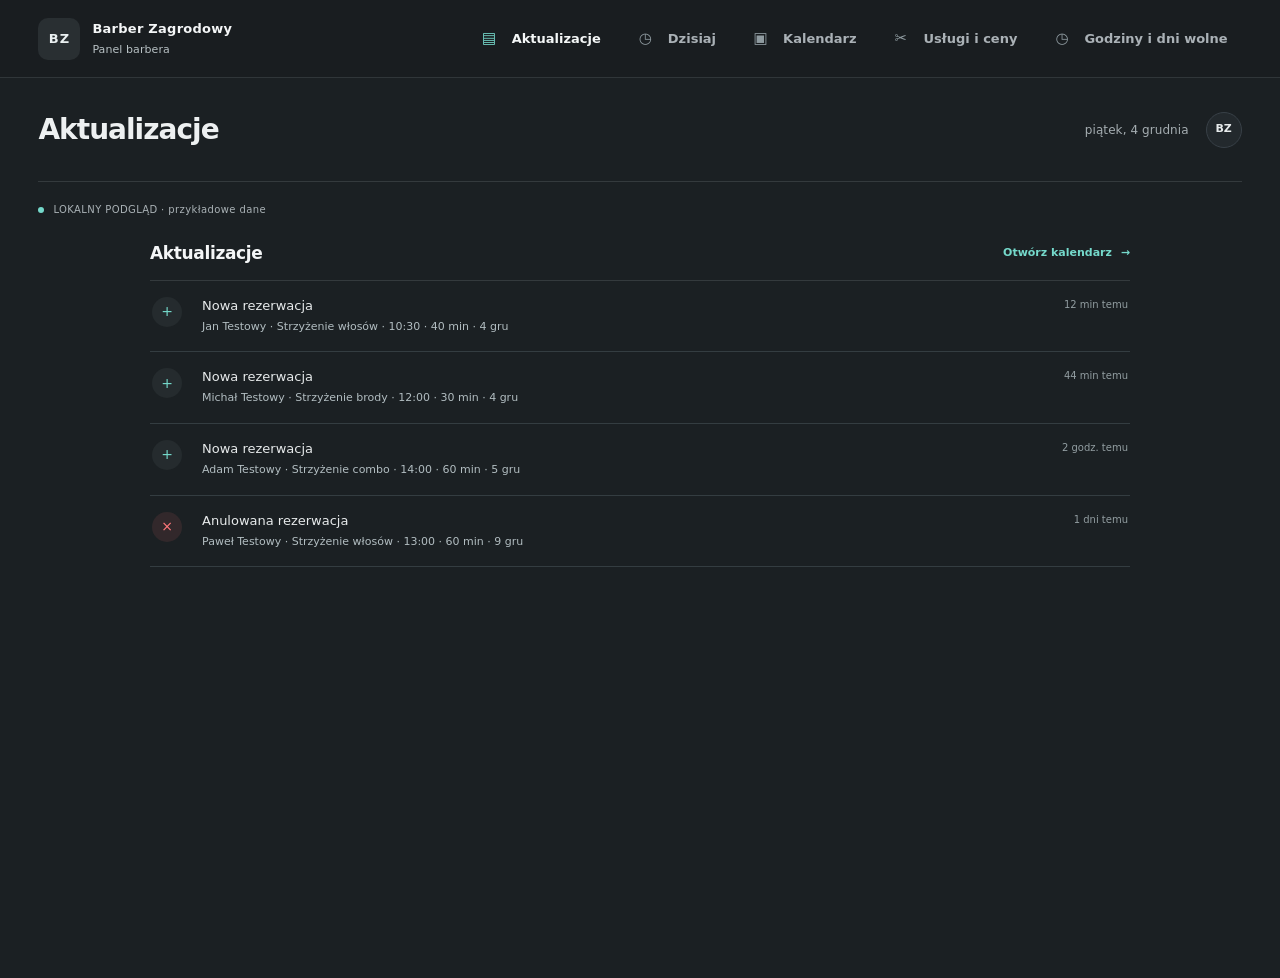
<file: admin/index.html>
<!doctype html>
<html lang="pl">
<head>
  <meta charset="utf-8">
  <meta name="viewport" content="width=device-width, initial-scale=1">
  <meta name="theme-color" content="#101214">
  <title>Panel barbera — Barber Zagrodowy</title>
  <link rel="stylesheet" href="panel.css?v=7">
  <script src="panel.js?v=6" defer></script>
</head>
<body>
  <div class="app-frame">
    <aside class="sidebar">
      <a class="brand" href="#pulpit" aria-label="Barber Zagrodowy — panel">
        <span class="brand-mark">BZ</span>
        <span><strong>Barber Zagrodowy</strong><small>Panel barbera</small></span>
      </a>
      <nav class="main-nav" aria-label="Nawigacja panelu">
        <button class="nav-link active" data-page="dashboard" aria-label="Aktualizacje"><span class="nav-symbol">▤</span><span class="nav-full">Aktualizacje</span><span class="nav-short">Aktual.</span></button>
        <button class="nav-link" data-page="today" aria-label="Dzisiaj"><span class="nav-symbol">◷</span><span class="nav-full">Dzisiaj</span><span class="nav-short">Dzisiaj</span></button>
        <button class="nav-link" data-page="calendar" aria-label="Kalendarz"><span class="nav-symbol">▣</span><span class="nav-full">Kalendarz</span><span class="nav-short">Kalendarz</span></button>
        <button class="nav-link" data-page="services" aria-label="Usługi i ceny"><span class="nav-symbol">✂</span><span class="nav-full">Usługi i ceny</span><span class="nav-short">Usługi</span></button>
        <button class="nav-link" data-page="hours" aria-label="Godziny i dni wolne"><span class="nav-symbol">◷</span><span class="nav-full">Godziny i dni wolne</span><span class="nav-short">Godziny</span></button>
      </nav>
      <div class="sidebar-bottom">
        <span class="local-indicator"></span>
        <span><strong>Wersja lokalna</strong><small>Dane zapisują się na tym urządzeniu</small></span>
      </div>
    </aside>

    <main class="main-area">
      <header class="topbar">
        <div>
          <p class="breadcrumbs">BARBER ZAGRODOWY <span>/</span> <span id="crumb-current">PULPIT</span></p>
          <h1 id="page-title">Aktualizacje</h1>
        </div>
        <div class="topbar-actions">
          <span class="today-label" id="today-label"></span>
          <button class="avatar-button" type="button" aria-label="Profil barbera">BZ</button>
        </div>
      </header>

      <div class="sample-notice"><span class="notice-dot"></span> LOKALNY PODGLĄD · przykładowe dane</div>

      <section class="page active" id="page-dashboard" data-title="Aktualizacje">
          <section class="panel activity-panel updates-only">
            <div class="panel-heading">
              <div><p class="eyebrow">OSTATNIE ZMIANY</p><h2>Aktualizacje</h2></div>
              <button class="text-button" data-open-calendar>Otwórz kalendarz <span>→</span></button>
            </div>
            <div class="activity-list" id="activity-list"></div>
          </section>
      </section>

      <section class="page" id="page-today" data-title="Dzisiaj">
        <section class="today-page-panel">
          <div class="today-page-heading"><h2 id="today-heading"></h2></div>
          <div class="today-lessons" id="today-lessons"></div>
        </section>
      </section>

      <section class="page" id="page-calendar" data-title="Kalendarz">
        <div class="calendar-toolbar panel">
          <button class="month-back" id="month-back" type="button" hidden aria-label="Wróć do widoku miesiąca"><span aria-hidden="true">‹</span><span id="month-back-label"></span></button>
          <div class="month-select">
            <button class="icon-button" id="month-prev" aria-label="Poprzedni miesiąc">‹</button>
            <div><h2 id="month-label"></h2></div>
            <button class="icon-button" id="month-next" aria-label="Następny miesiąc">›</button>
          </div>
        </div>

        <div class="calendar-layout">
          <section class="panel month-panel">
            <div class="month-grid-head"><span>Pn</span><span>Wt</span><span>Śr</span><span>Cz</span><span>Pt</span><span>So</span><span>Nd</span></div>
            <div class="month-grid" id="month-grid"></div>
          </section>

          <section class="panel agenda-panel" hidden>
            <div class="agenda-header">
              <div><p class="eyebrow">PLAN TYGODNIA</p><h2 id="selected-date-label"></h2></div>
              <div class="week-controls"><button class="icon-button small-button" id="week-prev" aria-label="Poprzedni tydzień">‹</button><button class="icon-button small-button" id="week-next" aria-label="Następny tydzień">›</button></div>
            </div>
            <div class="week-strip" id="week-strip"></div>
            <div class="agenda-summary"><span id="agenda-count">0 wydarzeń</span></div>
            <div class="day-events" id="day-events"></div>
          </section>
        </div>
        <button class="fab" id="add-event" type="button"><span>＋</span><span>Dodaj wydarzenie</span></button>
      </section>

      <section class="page" id="page-services" data-title="Usługi i ceny">
        <div class="page-intro"><div><p class="eyebrow">OFERTA SALONU</p><h2>Usługi i ceny</h2><p>Zmieniaj nazwy, ceny i czasy usług. Zmiany są zapisywane lokalnie.</p></div><button class="primary-button" id="add-service">＋ Dodaj usługę</button></div>
        <div class="panel table-panel"><div class="service-table-head"><span>Usługa</span><span>Cena</span><span>Czas</span><span>Status</span><span></span></div><div id="service-list" class="service-list"></div></div>
      </section>

      <section class="page" id="page-hours" data-title="Godziny i dni wolne">
        <div class="page-intro"><div><p class="eyebrow">DOSTĘPNOŚĆ SALONU</p><h2>Godziny i dni wolne</h2><p>Ustaw typowy tydzień pracy i dodaj jednorazowe dni zamknięcia.</p></div><button class="primary-button" id="add-day-off">＋ Dodaj dzień wolny</button></div>
        <section class="panel hours-panel"><div class="panel-heading"><div><p class="eyebrow">TYGODNIOWY PLAN</p><h2>Godziny otwarcia</h2></div><button class="text-button" id="save-hours">Zapisz zmiany</button></div><div id="hours-list" class="hours-list"></div></section>
        <section class="panel days-off-panel"><div class="panel-heading"><div><p class="eyebrow">WYJĄTKI</p><h2>Dni wolne</h2></div></div><div id="days-off-list" class="days-off-list"></div></section>
      </section>

    </main>
  </div>

  <dialog class="modal" id="event-modal" aria-labelledby="event-modal-title">
    <form method="dialog" class="modal-close-form"><button class="modal-close" aria-label="Zamknij">×</button></form>
    <p class="eyebrow">KALENDARZ</p><h2 id="event-modal-title">Dodaj wydarzenie</h2>
    <form id="event-form" class="modal-form">
      <label class="field-label">Rodzaj wpisu<select id="event-type"><option value="visit">Wizyta</option><option value="other">Inne wydarzenie</option></select></label>
      <div id="visit-fields"><label class="field-label">Imię i nazwisko<input id="event-name" maxlength="90" placeholder="np. Jan Kowalski" required></label><label class="field-label">Usługa<select id="event-service"></select></label></div>
      <div id="other-fields" hidden><label class="field-label">Tytuł wydarzenia<input id="event-title" maxlength="90" placeholder="np. Dzień wolny"></label></div>
      <label class="field-label">Data<input id="event-date" type="date" required></label>
      <div class="time-fields"><div><span class="field-caption">Od</span><div class="time-wheel" data-wheel="event-start"></div><input id="event-start" type="hidden"></div><div class="time-separator">—</div><div><span class="field-caption">Do</span><div class="time-wheel" data-wheel="event-end"></div><input id="event-end" type="hidden"></div></div>
      <p class="form-error" id="event-error" role="alert"></p>
      <button class="primary-button full-button" type="submit">Dodaj do kalendarza</button>
    </form>
  </dialog>

  <dialog class="modal detail-modal" id="detail-modal" aria-labelledby="detail-title">
    <form method="dialog" class="modal-close-form"><button class="modal-close" aria-label="Zamknij">×</button></form>
    <p class="eyebrow" id="detail-type-label">SZCZEGÓŁY</p><h2 id="detail-title"></h2><div id="detail-body" class="detail-body"></div>
    <div class="detail-actions" id="detail-actions"></div>
    <form id="reschedule-form" class="reschedule-form" hidden>
      <label class="field-label">Nowa data<input id="reschedule-date" type="date" required></label>
      <div class="time-fields"><div><span class="field-caption">Od</span><div class="time-wheel" data-wheel="reschedule-start"></div><input id="reschedule-start" type="hidden"></div><div class="time-separator">—</div><div><span class="field-caption">Do</span><div class="time-wheel" data-wheel="reschedule-end"></div><input id="reschedule-end" type="hidden"></div></div>
      <p class="form-error" id="reschedule-error" role="alert"></p><button class="primary-button full-button" type="submit">Zapisz nowy termin</button>
    </form>
  </dialog>

  <dialog class="modal" id="dayoff-modal" aria-labelledby="dayoff-title">
    <form method="dialog" class="modal-close-form"><button class="modal-close" aria-label="Zamknij">×</button></form>
    <p class="eyebrow">DOSTĘPNOŚĆ</p><h2 id="dayoff-title">Dodaj dzień wolny</h2>
    <form id="dayoff-form" class="modal-form"><label class="field-label">Data<input type="date" id="dayoff-date" required></label><label class="field-label">Opis<input id="dayoff-note" maxlength="80" placeholder="np. Urlop"></label><button class="primary-button full-button" type="submit">Zapisz dzień wolny</button></form>
  </dialog>

  <dialog class="modal" id="service-modal" aria-labelledby="service-modal-title">
    <form method="dialog" class="modal-close-form"><button class="modal-close" aria-label="Zamknij">×</button></form>
    <p class="eyebrow">OFERTA</p><h2 id="service-modal-title">Dodaj usługę</h2>
    <form id="service-form" class="modal-form"><label class="field-label">Nazwa<input id="new-service-name" required maxlength="80"></label><div class="inline-fields"><label class="field-label">Cena (zł)<input id="new-service-price" type="number" min="0" step="1" required></label><label class="field-label">Czas (min)<input id="new-service-duration" type="number" min="0" step="5" required></label></div><button class="primary-button full-button" type="submit">Dodaj usługę</button></form>
  </dialog>

  <div class="toast" id="toast" role="status" aria-live="polite"></div>
</body>
</html>
</file>
<file: admin/panel.css>
:root{color-scheme:dark;--bg:#0d0f11;--panel:#16191c;--panel-2:#1c2024;--panel-3:#24292e;--border:#2a3035;--text:#f0f2f3;--muted:#9ba3a9;--dim:#737c82;--accent:#68d5c5;--accent-soft:rgba(104,213,197,.13);--red:#ff777a;--amber:#e5b86a;--radius:16px;--shadow:0 18px 48px rgba(0,0,0,.32)}
*{box-sizing:border-box}
html,body{min-height:100%;margin:0;background:var(--bg);color:var(--text);font-family:'DM Sans',Inter,system-ui,-apple-system,'Segoe UI',sans-serif}
body{min-width:320px;font-size:14px;-webkit-font-smoothing:antialiased}
button,input,select,textarea{font:inherit}
button{color:inherit}
button:focus-visible,input:focus-visible,select:focus-visible,textarea:focus-visible{outline:2px solid var(--accent);outline-offset:2px}
.app-frame{min-height:100vh}
.sidebar{position:fixed;inset:0 auto 0 0;width:248px;padding:24px 16px 18px;background:#111315;border-right:1px solid #24282c;display:flex;flex-direction:column;z-index:5}
.brand{display:flex;align-items:center;gap:12px;padding:2px 9px 30px;color:var(--text);text-decoration:none}
.brand-mark{width:42px;height:42px;border-radius:12px;display:grid;place-items:center;background:#252a2e;border:1px solid #394147;color:#eaf0f1;font-size:13px;font-weight:700;letter-spacing:.07em}
.brand strong,.brand small,.sidebar-bottom strong,.sidebar-bottom small{display:block}
.brand strong{font-size:13px;letter-spacing:.02em}.brand small{margin-top:4px;color:var(--muted);font-size:11px}
.main-nav{display:grid;gap:5px}
.nav-link{height:44px;padding:0 12px;border:1px solid transparent;border-radius:10px;background:transparent;color:#aab1b6;display:flex;align-items:center;gap:12px;text-align:left;cursor:pointer;transition:background .16s,color .16s,border-color .16s}
.nav-link:hover{background:#1d2124;color:var(--text)}
.nav-link.active{color:#f4f7f7;background:#202629;border-color:#2c3739}
.nav-symbol{width:21px;color:#8f9ba0;font-size:17px;text-align:center}.nav-link.active .nav-symbol{color:var(--accent)}
.sidebar-bottom{margin-top:auto;border-top:1px solid #282c2f;padding:17px 8px 0;display:flex;align-items:flex-start;gap:10px}
.local-indicator,.notice-dot{width:8px;height:8px;border-radius:50%;background:var(--accent);box-shadow:0 0 0 4px rgba(104,213,197,.1);flex:none;margin-top:4px}
.sidebar-bottom strong{font-size:11px;font-weight:600}.sidebar-bottom small{color:var(--muted);font-size:10px;margin-top:4px;line-height:1.45}
.main-area{margin-left:248px;min-height:100vh;padding:0 42px 56px;max-width:1760px}
.topbar{min-height:104px;display:flex;align-items:center;justify-content:space-between;border-bottom:1px solid #22272a;margin-bottom:20px}
.breadcrumbs{margin:0 0 6px;color:#7f898e;font-size:9px;letter-spacing:.12em;font-weight:700}.breadcrumbs span{padding:0 5px;color:#485157}
.topbar h1{margin:0;font-size:25px;line-height:1.2;letter-spacing:-.04em;font-weight:600}
.topbar-actions{display:flex;align-items:center;gap:17px}.today-label{color:#a5adb1;font-size:12px}
.avatar-button{width:36px;height:36px;border:1px solid #384047;border-radius:50%;background:#23292d;color:#e7ebec;font-size:11px;font-weight:700}
.sample-notice{min-height:34px;padding:8px 12px;margin-bottom:21px;border:1px solid #33302a;border-radius:9px;background:#211e18;color:#cabd9f;font-size:11px;display:flex;align-items:center;gap:9px}
.notice-dot{width:6px;height:6px;margin:0;background:var(--amber);box-shadow:none}
.page{display:none;animation:page-in .2s ease-out}.page.active{display:block}@keyframes page-in{from{opacity:.65;transform:translateY(3px)}to{opacity:1;transform:translateY(0)}}
.stats-grid{display:grid;grid-template-columns:repeat(4,minmax(0,1fr));gap:13px;margin-bottom:18px}
.stat-card,.panel{border:1px solid var(--border);border-radius:var(--radius);background:var(--panel)}
.stat-card{padding:17px 18px;min-height:119px;display:flex;flex-direction:column;align-items:flex-start}
.stat-label{color:var(--muted);font-size:11px}.stat-card strong{margin-top:11px;font-size:26px;line-height:1;font-weight:600;letter-spacing:-.045em}.stat-card .stat-time{font-size:22px}.stat-card small{margin-top:8px;color:var(--dim);font-size:10px}
.dashboard-grid{display:grid;grid-template-columns:minmax(0,1.65fr) minmax(260px,.85fr);gap:15px;align-items:start}
.panel{padding:19px}
.panel-heading,.agenda-header{display:flex;align-items:center;justify-content:space-between;gap:14px}
.eyebrow{margin:0 0 6px;color:#7f898e;font-size:9px;line-height:1.2;font-weight:700;letter-spacing:.12em}
.panel h2,.page-intro h2,.agenda-header h2,.month-select h2{margin:0;color:var(--text);font-size:17px;font-weight:600;letter-spacing:-.025em}
.text-button{padding:6px 0;border:0;background:none;color:var(--accent);font-size:11px;font-weight:600;cursor:pointer}.text-button:hover{color:#a0eee2}.text-button span{margin-left:5px}
.icon-button{width:34px;height:34px;border:1px solid #343b40;border-radius:10px;background:#202529;color:#d5dcde;font-size:21px;line-height:1;display:grid;place-items:center;cursor:pointer}.icon-button:hover{background:#2a3136;border-color:#465157}.icon-button:disabled{opacity:.35;cursor:not-allowed}
.activity-list{display:grid;margin-top:16px}
.activity-item{width:100%;display:grid;grid-template-columns:34px minmax(0,1fr) auto;align-items:start;gap:11px;padding:14px 0;border:0;border-top:1px solid #272c30;background:none;text-align:left;cursor:pointer}
.activity-item:hover .activity-title{color:var(--accent)}
.activity-icon{width:31px;height:31px;border-radius:10px;display:grid;place-items:center;background:#21272a;color:var(--accent);font-size:14px}.activity-icon.cancelled{color:var(--red);background:rgba(255,119,122,.1)}.activity-icon.changed{color:var(--amber);background:rgba(229,184,106,.1)}
.activity-title{display:block;color:#e7eaeb;font-weight:500;font-size:12px;line-height:1.4}.activity-description{display:block;color:var(--muted);font-size:10px;line-height:1.5;margin-top:4px}.activity-meta{color:var(--dim);font-size:10px;white-space:nowrap}
.today-panel{position:sticky;top:18px}.today-agenda{display:grid;margin:16px 0 13px}.today-row{display:grid;grid-template-columns:52px 1fr;gap:11px;padding:12px 0;border-top:1px solid #272c30}.today-row time{color:#d4dcde;font-size:11px;font-weight:600}.today-row strong{display:block;font-size:11px;font-weight:600}.today-row small{display:block;margin-top:4px;color:var(--muted);font-size:10px}.empty-state{padding:18px 0;color:var(--muted);font-size:12px;line-height:1.55}.full-button{width:100%}.outline-button{min-height:38px;padding:0 13px;border:1px solid #343b40;border-radius:10px;background:#1c2023;color:#c4cccf;font-size:11px;font-weight:600;cursor:pointer}.outline-button:hover{border-color:#58646a;color:white}
.calendar-toolbar{display:flex;align-items:center;justify-content:space-between;gap:18px;margin-bottom:14px;padding:16px 18px}
.month-select{display:flex;align-items:center;gap:13px}.month-select .eyebrow{margin-bottom:4px}.month-select h2{text-transform:capitalize;min-width:150px}
.calendar-legend{display:flex;flex-wrap:wrap;gap:15px;color:#a0a8ac;font-size:10px}.calendar-legend span{display:flex;align-items:center;gap:7px}.legend-dot{display:inline-block;width:8px;height:8px;border-radius:50%;background:var(--accent)}.legend-dot.closed{background:#4c5358}
.calendar-layout{display:grid;grid-template-columns:minmax(280px,.82fr) minmax(400px,1.25fr);gap:14px;align-items:start}
.month-panel{padding:18px 16px}.month-grid-head,.month-grid{display:grid;grid-template-columns:repeat(7,minmax(0,1fr));gap:5px;text-align:center}.month-grid-head{margin-bottom:7px;color:#778187;font-size:10px;font-weight:600}.month-grid-head span{padding:8px 0}
.day-cell{position:relative;min-width:0;aspect-ratio:1/1;border:1px solid transparent;border-radius:10px;background:#24292d;color:#a9b0b4;font-size:11px;cursor:pointer;transition:border-color .15s,background .15s,color .15s}.day-cell:hover{border-color:#53636a}.day-cell.available{background:#25332f;color:#d8f3ee;border-color:#2d4a45}.day-cell.available:after{content:"";position:absolute;bottom:5px;left:50%;width:4px;height:4px;border-radius:50%;transform:translateX(-50%);background:var(--accent)}.day-cell.closed{background:#202427;color:#666f74}.day-cell.outside{visibility:hidden;pointer-events:none}.day-cell.selected{background:var(--accent);color:#0d1514;border-color:var(--accent);font-weight:700}.day-cell.selected:after{background:#13221f}.day-cell.today:not(.selected){box-shadow:inset 0 0 0 1px #c6d0d2}.calendar-footnote{margin:12px 2px 0;color:#798388;font-size:9px;line-height:1.5}
.agenda-panel{min-height:430px;padding:18px}.agenda-header{margin-bottom:16px}.agenda-header h2{text-transform:capitalize}.week-controls{display:flex;gap:7px}.small-button{width:30px;height:30px;border-radius:9px;font-size:19px}
.week-strip{display:grid;grid-template-columns:repeat(7,minmax(0,1fr));gap:6px;padding-bottom:15px;border-bottom:1px solid #292e32}.week-day{min-width:0;min-height:58px;padding:7px 2px;border:1px solid transparent;border-radius:11px;background:#1e2326;color:#aab2b6;display:flex;flex-direction:column;align-items:center;justify-content:center;gap:5px;cursor:pointer}.week-day span:first-child{color:#808b90;font-size:9px}.week-day strong{font-size:12px;font-weight:600}.week-day.has-events:after{content:"";width:4px;height:4px;margin-top:-3px;border-radius:50%;background:var(--accent)}.week-day.selected{background:#293c39;border-color:#42625c;color:#effaf7}.week-day.selected span:first-child{color:#a8c8c1}
.agenda-summary{display:flex;align-items:center;justify-content:space-between;margin:12px 0 5px;color:var(--muted);font-size:10px}.day-events{display:grid}.event-card{width:100%;display:grid;grid-template-columns:72px minmax(0,1fr) auto;gap:12px;align-items:center;padding:13px 11px;margin-top:7px;border:1px solid #2a3034;border-radius:12px;background:#1c2023;text-align:left;cursor:pointer}.event-card:hover{border-color:#4b5c61;background:#20272a}.event-card.cancelled{opacity:.58}.event-time strong{display:block;font-size:12px;font-weight:600}.event-time small{display:block;color:#8f999e;font-size:9px;margin-top:4px}.event-copy strong{display:block;overflow:hidden;color:#e5e9ea;font-size:11px;font-weight:600;text-overflow:ellipsis;white-space:nowrap}.event-copy small{display:block;margin-top:4px;color:#9ca6aa;font-size:10px}.event-badge{padding:5px 7px;border-radius:7px;background:#263b36;color:#a8e7dc;font-size:9px;white-space:nowrap}.event-badge.other{background:#2b3034;color:#c4cdd0}.event-badge.cancelled{background:#372527;color:#ef9c9e}.no-events{padding:23px 8px;text-align:center;color:#818b90;font-size:11px;line-height:1.6}
.fab{position:fixed;right:34px;bottom:28px;z-index:4;display:flex;align-items:center;gap:9px;min-height:47px;padding:0 18px;border:1px solid #88e2d5;border-radius:13px;background:#66d2c2;color:#0c1715;box-shadow:0 7px 24px #0008;font-size:12px;font-weight:700;cursor:pointer;transition:transform .15s,filter .15s}.fab:hover{transform:translateY(-2px);filter:brightness(1.08)}.fab span:first-child{font-size:20px;font-weight:400}
.page-intro{display:flex;align-items:center;justify-content:space-between;gap:18px;margin:5px 0 17px}.page-intro p:not(.eyebrow){max-width:560px;margin:7px 0 0;color:var(--muted);font-size:11px;line-height:1.55}.page-intro h2{font-size:20px}
.primary-button{min-height:38px;padding:0 14px;border:1px solid #86e2d5;border-radius:10px;background:var(--accent);color:#0c1715;font-size:11px;font-weight:700;cursor:pointer}.primary-button:hover{filter:brightness(1.08)}
.table-panel{padding:0 17px 8px}.service-table-head,.service-row{display:grid;grid-template-columns:minmax(170px,1.7fr) minmax(90px,.6fr) minmax(90px,.6fr) minmax(85px,.55fr) 34px;gap:12px;align-items:center}.service-table-head{padding:15px 6px 10px;color:#7d878c;font-size:9px;font-weight:700;text-transform:uppercase;letter-spacing:.07em}.service-row{padding:12px 6px;border-top:1px solid #282e32}.service-row input{width:100%;height:34px;padding:0 9px;border:1px solid #30373b;border-radius:8px;background:#111416;color:#e4e9ea;font-size:11px}.service-row input[type=number]{max-width:110px}.service-row .service-enabled{accent-color:var(--accent);width:16px;height:16px}.service-delete{width:30px;height:30px;border:1px solid transparent;border-radius:8px;background:none;color:#899297;font-size:17px;cursor:pointer}.service-delete:hover{border-color:#57383a;color:var(--red);background:#291e1f}
.hours-panel,.days-off-panel,.content-panel,.gallery-panel{margin-bottom:14px}.hours-list{margin-top:10px}.hours-row{display:grid;grid-template-columns:minmax(130px,1fr) 80px minmax(100px,.7fr) 25px minmax(100px,.7fr);gap:12px;align-items:center;padding:12px 0;border-top:1px solid #282e32}.hours-row strong{font-size:11px;font-weight:600}.hours-row label{display:flex;align-items:center;gap:8px;color:#9da7ab;font-size:10px}.hours-row input[type=checkbox]{accent-color:var(--accent)}.hours-row input[type=time]{width:100%;height:34px;padding:0 8px;border:1px solid #30373b;border-radius:8px;background:#101315;color:#e6ebec;color-scheme:dark;font-size:11px}.hours-row .time-dash{text-align:center;color:#788287}.days-off-list{margin-top:10px}.dayoff-row{display:flex;justify-content:space-between;align-items:center;gap:12px;padding:12px 1px;border-top:1px solid #282e32;color:#e0e5e6;font-size:11px}.dayoff-row small{display:block;margin-top:4px;color:var(--muted);font-size:10px}.dayoff-remove{border:0;background:transparent;color:#9ba4a9;cursor:pointer}.dayoff-remove:hover{color:var(--red)}
.content-panel .panel-heading,.gallery-panel .panel-heading{margin-bottom:14px}.field-label{display:grid;gap:7px;margin:12px 0;color:#a9b2b6;font-size:10px;font-weight:600}.field-label input,.field-label select,.field-label textarea{width:100%;min-height:40px;padding:10px 11px;border:1px solid #333b3f;border-radius:9px;background:#101315;color:#eef1f2;font-size:12px;resize:vertical}.field-label textarea{line-height:1.5}.admin-gallery{display:grid;grid-template-columns:repeat(4,minmax(0,1fr));gap:12px}.gallery-item{min-width:0;overflow:hidden;border:1px solid #30373b;border-radius:12px;background:#111416}.gallery-item img{display:block;width:100%;height:135px;object-fit:cover;background:#252a2e}.gallery-item label{display:block;padding:10px;color:#9fa9ad;font-size:9px}.gallery-item input[type=file]{width:100%;margin-top:8px;color:#889398;font-size:9px}.gallery-item input[type=file]::file-selector-button{border:1px solid #343c40;border-radius:6px;background:#22282b;color:#dbe1e3;padding:5px 7px;font-size:9px}
.modal{position:fixed;inset:50% auto auto 50%;transform:translate(-50%,-50%);width:min(94vw,450px);max-height:min(88vh,820px);overflow:auto;padding:24px;border:1px solid #3a4449;border-radius:18px;background:#171a1d;color:var(--text);box-shadow:var(--shadow)}.modal::backdrop{background:rgba(4,6,7,.74);backdrop-filter:blur(4px)}.modal h2{margin:0 40px 17px 0;font-size:20px;font-weight:600;letter-spacing:-.03em}.modal-close-form{position:absolute;top:16px;right:16px}.modal-close{width:32px;height:32px;border:1px solid #384146;border-radius:9px;background:#22282b;color:#ced5d7;font-size:21px;line-height:1;cursor:pointer}.modal-form{display:grid;gap:5px}.modal-form .field-label{margin:6px 0}.modal-form select,.field-label select{appearance:auto}.inline-fields{display:grid;grid-template-columns:1fr 1fr;gap:12px}.time-fields{display:grid;grid-template-columns:minmax(0,1fr) 16px minmax(0,1fr);align-items:end;gap:8px;margin:10px 0 5px}.field-caption{display:block;margin-bottom:7px;color:#a9b2b6;font-size:10px;font-weight:600}.time-separator{padding-bottom:16px;text-align:center;color:#657176;font-size:13px}.time-wheel{height:134px;position:relative;overflow:hidden;border:1px solid #343c40;border-radius:11px;background:linear-gradient(180deg,#111416,#1b2023 50%,#111416)}.time-wheel::before{content:"";position:absolute;z-index:1;left:5px;right:5px;top:44px;height:44px;border-top:1px solid #55656a;border-bottom:1px solid #55656a;background:rgba(104,213,197,.1);pointer-events:none}.wheel-scroll{height:134px;overflow-y:auto;overscroll-behavior:contain;scroll-snap-type:y mandatory;scrollbar-width:none;padding:44px 0}.wheel-scroll::-webkit-scrollbar{display:none}.wheel-option{display:grid;place-items:center;width:100%;height:44px;padding:0;border:0;background:transparent;color:#7e898e;font-size:14px;scroll-snap-align:center;cursor:pointer}.wheel-option.selected{color:#f4f7f7;font-size:17px;font-weight:600}.wheel-option.near{color:#aeb7ba}.form-error{min-height:17px;margin:3px 0;color:#ff8587;font-size:10px}.detail-body{display:grid;gap:10px;margin:15px 0 19px}.detail-line{display:flex;justify-content:space-between;gap:14px;padding-bottom:9px;border-bottom:1px solid #2b3135;color:#aab3b7;font-size:11px}.detail-line strong{max-width:60%;color:#eef1f2;text-align:right;font-weight:600}.detail-actions{display:flex;flex-wrap:wrap;gap:9px}.detail-actions button{flex:1 1 120px;min-height:38px;border:1px solid #384146;border-radius:9px;background:#23292c;color:#e2e7e8;font-size:10px;font-weight:600;cursor:pointer}.detail-actions button:hover{border-color:#5b6b70}.detail-actions button.danger{border-color:#513235;background:#2a1f21;color:#f39a9c}.detail-actions button:disabled{opacity:.45;cursor:default}.reschedule-form{margin-top:16px;padding-top:15px;border-top:1px solid #2b3135}.reschedule-form[hidden]{display:none}.reschedule-form .primary-button{margin-top:10px}
.toast{position:fixed;z-index:20;left:50%;bottom:24px;transform:translate(-50%,15px);max-width:calc(100vw - 30px);padding:11px 16px;border:1px solid #40504d;border-radius:10px;background:#202825;color:#dff7f2;font-size:11px;opacity:0;pointer-events:none;transition:opacity .2s,transform .2s}.toast.visible{transform:translate(-50%,0);opacity:1}
@media(max-width:1120px){.main-area{padding-left:26px;padding-right:26px}.stats-grid{grid-template-columns:repeat(2,minmax(0,1fr))}.calendar-layout{grid-template-columns:minmax(260px,.8fr) minmax(360px,1.2fr)}.dashboard-grid{grid-template-columns:minmax(0,1.35fr) minmax(240px,.8fr)}}
@media(max-width:820px){.sidebar{width:72px;padding:17px 9px}.brand{padding:2px 5px 25px}.brand>span:last-child,.nav-link:not(.nav-symbol),.sidebar-bottom>span:last-child{display:none}.brand-mark{width:44px;height:44px}.main-nav{gap:8px}.nav-link{justify-content:center;padding:0;height:46px;font-size:0}.nav-symbol{font-size:18px}.sidebar-bottom{justify-content:center;padding:16px 0 0}.local-indicator{margin:0}.main-area{margin-left:72px;padding:0 20px 50px}.calendar-layout{grid-template-columns:1fr}.month-panel{order:0}.agenda-panel{order:1}.month-grid{gap:6px}.day-cell{aspect-ratio:1.25}.fab{right:20px;bottom:19px}.dashboard-grid{grid-template-columns:1fr}.today-panel{position:static}.today-agenda{grid-template-columns:repeat(2,minmax(0,1fr));column-gap:14px}.today-panel .panel-heading{align-items:flex-start}.admin-gallery{grid-template-columns:repeat(2,minmax(0,1fr))}}
@media(max-width:560px){.sidebar{position:fixed;inset:auto 0 0;width:100%;height:66px;padding:5px 8px;background:rgba(17,19,21,.97);border-top:1px solid #2a3034;border-right:0;backdrop-filter:blur(14px)}.brand,.sidebar-bottom{display:none}.main-nav{height:100%;grid-template-columns:repeat(5,minmax(0,1fr));gap:3px}.nav-link{height:54px;min-width:0;padding:4px 1px;border-radius:9px;display:flex;flex-direction:column;justify-content:center;gap:2px;font-size:9px;line-height:1.1;text-align:center}.nav-link .nav-symbol{width:auto;font-size:16px;line-height:1}.nav-link.active{background:#202629}.main-area{margin:0;padding:0 13px 90px}.topbar{min-height:82px;margin-bottom:14px}.topbar h1{font-size:22px}.breadcrumbs{font-size:8px}.today-label{display:none}.sample-notice{margin-bottom:14px;font-size:9px}.stats-grid{gap:8px}.stat-card{min-height:104px;padding:13px}.stat-card strong{font-size:23px}.stat-card .stat-time{font-size:19px}.stat-label{font-size:10px}.stat-card small{font-size:9px}.panel{padding:15px;border-radius:13px}.dashboard-grid{gap:10px}.activity-item{grid-template-columns:30px minmax(0,1fr);gap:9px}.activity-meta{grid-column:2;font-size:9px;margin-top:-5px}.activity-icon{width:28px;height:28px}.calendar-toolbar{align-items:flex-start;flex-direction:column;gap:12px;padding:13px}.month-select{gap:9px}.month-select h2{min-width:130px;font-size:16px}.calendar-legend{gap:8px;font-size:9px}.calendar-layout{gap:10px}.month-panel{padding:13px 10px}.month-grid-head,.month-grid{gap:4px}.day-cell{border-radius:8px;font-size:10px}.week-strip{gap:3px}.week-day{min-height:53px;border-radius:9px}.agenda-panel{padding:13px}.event-card{grid-template-columns:61px minmax(0,1fr);gap:8px;padding:11px 8px}.event-badge{grid-column:2;justify-self:start}.event-copy strong{font-size:10px}.fab{right:13px;bottom:78px;min-height:43px;padding:0 14px}.page-intro{align-items:flex-start;flex-direction:column}.page-intro .primary-button{align-self:stretch}.table-panel{padding:0 10px 6px;overflow:auto}.service-table-head,.service-row{min-width:590px;grid-template-columns:190px 90px 90px 70px 30px;gap:8px}.hours-row{grid-template-columns:minmax(95px,1fr) 63px minmax(76px,.8fr) 12px minmax(76px,.8fr);gap:5px}.hours-row strong{font-size:10px}.hours-row label{font-size:9px}.hours-row input[type=time]{padding:0 3px;font-size:10px}.admin-gallery{gap:8px}.gallery-item img{height:110px}.modal{width:calc(100vw - 20px);padding:20px 17px;max-height:86vh}.time-fields{gap:5px}.inline-fields{gap:8px}}
@media(prefers-reduced-motion:reduce){*,*::before,*::after{scroll-behavior:auto!important;animation-duration:.01ms!important;transition-duration:.01ms!important}}

/* Three-column scroll wheel used for hour and minute selection. */
.time-wheel{display:grid;grid-template-columns:minmax(0,1fr) 14px minmax(0,1fr);align-items:stretch}
.wheel-scroll{position:relative;z-index:2}
.wheel-colon{position:relative;z-index:2;display:grid;place-items:center;color:#e3e9ea;font-weight:700}

/* Match the public site: salon photo, dark glass panels, and easy-to-spot tabs. */
body{position:relative;background:#0a0d0e}
body::before{content:"";position:fixed;inset:0;z-index:-1;background:linear-gradient(115deg,rgba(7,10,11,.88),rgba(8,11,12,.77)),url("../assets/salon-3.jfif") center 42%/cover no-repeat;filter:saturate(.75)}
.app-frame{isolation:isolate;max-width:1760px;margin:0 auto;background:rgba(8,10,11,.15)}
.panel,.stat-card{background:rgba(19,23,25,.79);backdrop-filter:blur(16px) saturate(1.12);-webkit-backdrop-filter:blur(16px) saturate(1.12);box-shadow:inset 0 1px rgba(255,255,255,.045),0 10px 30px rgba(0,0,0,.12)}
.panel{border-color:rgba(226,238,239,.14)}.stat-card{border-color:rgba(226,238,239,.12)}
.sample-notice{width:max-content;max-width:100%;min-height:30px;padding:6px 10px;background:rgba(28,32,34,.67);border-color:rgba(255,255,255,.12);backdrop-filter:blur(12px);font-size:9px;letter-spacing:.04em}
.breadcrumbs{display:none}.topbar h1{font-size:27px}.eyebrow{display:none}.calendar-footnote{display:none}.page-intro>div>p:not(.eyebrow){display:none}
.stat-label{font-size:12px}.stat-card strong{font-size:29px}.stat-card .stat-time{font-size:23px}.stat-card small{font-size:10px}
.activity-title{font-size:13px}.activity-description{font-size:11px}.activity-meta{font-size:10px}
.day-cell{font-size:12px}.week-day strong{font-size:13px}.event-copy strong{font-size:12px}.event-copy small{font-size:11px}
.calendar-toolbar,.month-panel,.agenda-panel,.activity-panel,.today-panel,.hours-panel,.days-off-panel,.content-panel,.gallery-panel{background:rgba(19,23,25,.78)}
.day-cell.available{background:rgba(54,95,87,.72);border-color:rgba(114,207,190,.35);color:#e4fbf6}.day-cell.closed{background:rgba(28,32,34,.84);color:#858e92}
.week-day.selected{background:rgba(70,125,115,.42);border-color:rgba(119,218,202,.5)}
.event-card{background:rgba(23,28,30,.76);border-color:rgba(226,238,239,.13)}
.time-wheel{background:linear-gradient(180deg,rgba(12,15,16,.94),rgba(29,35,37,.9) 50%,rgba(12,15,16,.94))}

@media(min-width:821px){
  .sidebar{position:sticky;inset:auto;top:0;width:100%;height:auto;min-height:78px;padding:10px clamp(22px,3vw,44px);border:0;border-bottom:1px solid rgba(255,255,255,.13);background:rgba(12,15,16,.78);backdrop-filter:blur(22px) saturate(1.12);-webkit-backdrop-filter:blur(22px) saturate(1.12);display:flex;flex-direction:row;align-items:center;gap:24px}
  .brand{flex:none;padding:0}.brand-mark{background:rgba(255,255,255,.1);border-color:rgba(255,255,255,.25)}
  .main-nav{display:flex;flex:1;justify-content:flex-end;gap:6px}
  .nav-link{height:45px;padding:0 13px;border-radius:12px;border-color:transparent;font-size:12px;white-space:nowrap}
  .nav-link.active{background:rgba(218,238,237,.13);border-color:rgba(206,232,229,.22);box-shadow:inset 0 1px rgba(255,255,255,.14)}
  .nav-symbol{font-size:15px}.sidebar-bottom{display:none}
  .main-area{margin:0 auto;padding:0 clamp(22px,3vw,44px) 60px;max-width:1500px}
}
@media(max-width:820px){
  .sidebar{position:fixed;inset:auto 0 0;width:100%;height:72px;padding:5px 10px max(5px,env(safe-area-inset-bottom));border:0;border-top:1px solid rgba(255,255,255,.18);background:rgba(14,17,18,.82);backdrop-filter:blur(24px) saturate(1.25);-webkit-backdrop-filter:blur(24px) saturate(1.25);display:block}
  .brand,.sidebar-bottom{display:none}.main-nav{height:100%;display:grid;grid-template-columns:repeat(5,minmax(0,1fr));gap:4px}
  .main-nav .nav-link{display:flex;height:60px;min-width:0;padding:4px 2px;border-radius:13px;flex-direction:column;justify-content:center;gap:3px;font-size:10px;line-height:1.1;text-align:center}
  .nav-link .nav-symbol{width:auto;font-size:17px;line-height:1}.nav-link.active{background:rgba(215,239,235,.15);border-color:rgba(206,232,229,.22);color:#f5f8f8}
  .main-area{margin:0;padding:0 20px 100px;max-width:none}.topbar{min-height:84px}.sample-notice{margin-bottom:14px}
}
@media(max-width:560px){
  .sidebar{height:calc(68px + env(safe-area-inset-bottom));padding-bottom:env(safe-area-inset-bottom)}
  .main-area{padding-left:13px;padding-right:13px;padding-bottom:calc(88px + env(safe-area-inset-bottom))}
  .topbar h1{font-size:23px}.stats-grid{grid-template-columns:repeat(2,minmax(0,1fr))}
}

/* Clearer type, service controls, and a month/week calendar switch. */
:root{--bg:#1b2023;--panel:#202629;--panel-2:#272e32;--panel-3:#30383c;--border:#3a4347;--text:#f4f6f7;--muted:#b8c1c4;--dim:#929da1;--accent:#75d9cb;--accent-soft:rgba(117,217,203,.13)}
html,body{font-family:"Segoe UI Variable","Segoe UI",system-ui,-apple-system,sans-serif;font-size:15px;line-height:1.5;letter-spacing:.005em}
button,input,select,textarea{font-family:inherit}
.topbar h1{font-size:28px;font-weight:650;letter-spacing:-.035em}
.panel h2,.page-intro h2,.agenda-header h2,.month-select h2{font-weight:650;letter-spacing:-.02em}
.sample-notice,.activity-description,.event-copy small,.today-row small{color:#b2bdc1}
.nav-link{font-size:13px;font-weight:550}
.calendar-toolbar{display:flex;align-items:center;min-height:66px}
.month-select{justify-content:center}
.month-back{display:flex;align-items:center;gap:10px;padding:8px 0;border:0;background:transparent;color:#e8eeef;font-size:16px;font-weight:650;cursor:pointer}
.month-back span:first-child{color:var(--accent);font-size:25px;font-weight:400;line-height:1}
.month-back:hover{color:var(--accent)}
.month-select[hidden],#month-back[hidden],.month-panel[hidden],.agenda-panel[hidden]{display:none!important}
.calendar-layout.has-selection{grid-template-columns:minmax(0,1fr)!important}
.calendar-layout.has-selection .agenda-panel{width:100%;max-width:900px;margin:0 auto}
.day-cell.closed{color:#899498}
.day-cell.available{color:#f0f4f5}
.week-day{font-size:12px}
.event-copy strong{font-size:13px}
.event-copy small{font-size:12px}
.agenda-summary{font-size:12px}
.service-table-head,.service-row{grid-template-columns:minmax(200px,1.8fr) minmax(110px,.72fr) minmax(110px,.72fr) minmax(95px,.65fr) 64px;gap:16px}
.service-table-head{color:#aab4b8;font-size:10px}
.service-row{align-items:end;padding:15px 6px}
.service-name-field,.service-value-field{display:grid;min-width:0;gap:6px;color:#acb7bb;font-size:11px;font-weight:550}
.service-name-field input,.service-input-unit input{width:100%;height:42px;padding:0 11px;border:1px solid #424c50;border-radius:9px;background:#242a2d;color:#f4f7f7;font-size:14px;transition:border-color .15s,background .15s}
.service-name-field input:focus,.service-input-unit input:focus{border-color:var(--accent);background:#272f32}
.service-input-unit{display:flex;align-items:center;gap:8px}
.service-input-unit input{min-width:0;max-width:none}
.service-input-unit small{color:#aab5b9;font-size:11px}
.service-toggle{display:flex;align-items:center;gap:8px;min-height:42px;color:#c1c9cc;font-size:11px}
.service-row .service-enabled{width:21px;height:21px;margin:0}
.service-delete{width:auto;min-width:56px;height:38px;padding:0 8px;border:1px solid #4a3b3d;border-radius:8px;background:transparent;color:#f09b9e;font-size:11px;font-weight:600}
.service-delete:hover{border-color:#b96e72;background:rgba(255,119,122,.08)}
.service-table-head{padding-left:6px;padding-right:6px}
.service-table-head span:last-child{visibility:hidden}
.page-intro{margin-bottom:22px}
.page-intro h2{font-size:22px}
.page-intro p:not(.eyebrow){font-size:13px;color:#b3bdc1}
.primary-button{min-height:42px;font-size:12px;font-weight:650}
@media(max-width:820px){
  .main-nav{grid-template-columns:repeat(4,minmax(0,1fr))!important}
  .calendar-layout.has-selection{grid-template-columns:minmax(0,1fr)!important}
}
@media(max-width:560px){
  html,body{font-size:14px}
  .topbar h1{font-size:24px}
  .main-nav{grid-template-columns:repeat(4,minmax(0,1fr))!important}
  .nav-link{font-size:10px;font-weight:600}
  .calendar-toolbar{min-height:60px;padding:10px 0!important}
  .month-select{gap:18px}
  .month-select h2{min-width:150px;font-size:19px}
  .month-back{font-size:15px}
  .month-panel{max-width:none!important}
  .agenda-panel{max-width:none!important}
  .agenda-header h2{font-size:16px}
  .week-strip{gap:2px}
  .week-day{min-height:58px;padding-inline:0}
  .event-card{grid-template-columns:64px minmax(0,1fr);gap:9px}
  .event-copy strong{font-size:13px}
  .event-copy small{font-size:11px;line-height:1.4}
  .service-table-head{display:none}
  .service-row{min-width:0;grid-template-columns:minmax(0,1fr) minmax(0,1fr);gap:12px 10px;padding:16px 0}
  .service-name-field{grid-column:1/-1}
  .service-name-field input,.service-input-unit input{height:44px;font-size:14px}
  .service-value-field{gap:5px}
  .service-toggle{grid-column:1;grid-row:auto;min-height:42px}
  .service-row .service-delete{grid-column:2;justify-self:end;align-self:center;min-width:76px;height:40px}
  .page-intro{gap:13px}
  .page-intro h2{font-size:21px}
}
.calendar-layout:not(.has-selection){grid-template-columns:1fr!important}
.calendar-layout.has-selection{grid-template-columns:minmax(290px,.78fr) minmax(340px,1.22fr)!important}
@media(max-width:820px){.calendar-layout.has-selection{grid-template-columns:1fr!important}}
body::before{z-index:0}.app-frame{position:relative;z-index:1}

/* Compact, touch-friendly panel refinements */
.updates-only{max-width:980px;margin:0 auto}
.calendar-toolbar{justify-content:center}
.month-select{justify-content:center;gap:clamp(18px,5vw,42px);width:100%;text-align:center}
.month-select h2{min-width:190px;font-size:20px}
.calendar-layout[hidden],#add-event[hidden]{display:none!important}
.calendar-layout[hidden]+#add-event{display:none!important}
.calendar-layout:not([hidden]) .month-panel{max-width:560px;width:100%;margin:0 auto}
.calendar-layout:not([hidden]){grid-template-columns:minmax(290px,.78fr) minmax(340px,1.22fr)}
.today-page-panel{max-width:940px;margin:0 auto;padding:0;overflow:hidden}
.today-page-heading{display:flex;align-items:center;justify-content:space-between;gap:16px;padding:20px;border-bottom:1px solid rgba(255,255,255,.09)}
.today-page-heading h2{margin:0;text-transform:capitalize;font-size:20px}
.today-page-summary{margin:6px 0 0;color:var(--muted);font-size:12px}
.today-lessons{display:grid;padding:12px 18px 18px}
.today-lesson{position:relative;display:grid;grid-template-columns:76px minmax(0,1fr) auto;align-items:center;gap:14px;width:100%;min-height:82px;padding:13px 14px;margin-top:9px;border:1px solid rgba(223,235,237,.13);border-left:4px solid var(--accent);border-radius:13px;background:rgba(225,238,240,.075);color:var(--text);text-align:left;cursor:pointer;transition:background .16s,border-color .16s,transform .16s}
.today-lesson:hover{background:rgba(225,238,240,.12);transform:translateY(-1px)}
.today-lesson-time{display:grid;gap:5px;text-align:center}
.today-lesson-time strong{font-size:16px;font-variant-numeric:tabular-nums}
.today-lesson-time small{color:var(--muted);font-size:11px}
.today-lesson-main strong,.today-lesson-main small{display:block}
.today-lesson-main strong{font-size:13px;font-weight:650}
.today-lesson-main small{margin-top:5px;color:var(--muted);font-size:12px}
.today-lesson-status{padding:6px 9px;border-radius:999px;background:rgba(102,213,197,.12);color:#a8e7dc;font-size:10px;white-space:nowrap}
.today-lesson-status.pending{background:rgba(229,184,106,.14);color:#efd293}
.today-lesson-status.cancelled,.today-lesson.cancelled{border-left-color:var(--red)}
.today-lesson-status.cancelled{background:rgba(255,119,122,.12);color:#f2a3a5}
.today-lesson.other{border-left-color:#a7b4ef}
.today-empty{display:grid;justify-items:center;gap:8px;padding:44px 16px;color:var(--muted);text-align:center}
.today-empty span{display:grid;place-items:center;width:42px;height:42px;border:1px solid rgba(104,213,197,.3);border-radius:50%;background:rgba(104,213,197,.1);color:var(--accent);font-size:20px}
.today-empty strong{color:var(--text);font-size:14px}.today-empty small{font-size:11px}
input[type="checkbox"]{appearance:none;-webkit-appearance:none;position:relative;flex:none;width:21px;height:21px;margin:0;border:1.5px solid #68757b;border-radius:6px;background:rgba(18,22,24,.72);cursor:pointer;transition:background .15s,border-color .15s,box-shadow .15s}
input[type="checkbox"]:checked{border-color:#79d8cb;background:#64cabb;box-shadow:0 0 0 3px rgba(104,213,197,.12)}
input[type="checkbox"]:checked::after{content:"";position:absolute;left:6px;top:3px;width:5px;height:9px;border:solid #10201d;border-width:0 2px 2px 0;transform:rotate(45deg)}
input[type="checkbox"]:focus-visible{outline:2px solid #a7eee4;outline-offset:3px}
.service-row .service-enabled{appearance:none;-webkit-appearance:none;width:22px;height:22px;max-width:none;border-radius:7px}
.hours-row input[type="checkbox"]{margin-right:1px}
@media(max-width:820px){
  .main-area{padding-left:16px;padding-right:16px}
  .calendar-layout:not([hidden]){grid-template-columns:1fr}
  .calendar-layout:not([hidden]) .month-panel{max-width:none}
  .today-page-heading{padding:16px}
}
@media(max-width:560px){
  .main-nav{grid-template-columns:repeat(5,minmax(0,1fr));gap:2px}
  .main-nav .nav-link{font-size:9px;padding-inline:0;white-space:nowrap}
  .nav-link .nav-symbol{font-size:16px}
  .main-area{padding:0 12px calc(100px + env(safe-area-inset-bottom))}
  .topbar{min-height:76px;margin-bottom:12px}
  .topbar h1{font-size:22px}
  .sample-notice{margin-bottom:12px}
  .updates-only{padding:14px}
  .activity-item{grid-template-columns:34px minmax(0,1fr);gap:10px;padding:14px 0}
  .activity-meta{grid-column:2;margin-top:-5px}
  .calendar-toolbar{padding:12px 10px;margin-bottom:10px}
  .month-select{gap:18px}
  .month-select h2{min-width:150px;font-size:18px}
  .calendar-layout:not([hidden]){gap:10px}
  .month-panel{padding:13px 10px}
  .month-grid-head,.month-grid{gap:5px}
  .day-cell{aspect-ratio:1/1;border-radius:9px;font-size:12px}
  .day-cell.available:after{bottom:4px}
  .agenda-panel{min-height:0;padding:13px}
  .agenda-header{align-items:flex-start}
  .week-strip{gap:4px;padding-bottom:12px}
  .week-day{min-height:58px}
  .fab{right:14px;bottom:calc(82px + env(safe-area-inset-bottom));min-height:46px}
  .page-intro{gap:12px;margin:3px 0 13px}
  .page-intro .primary-button{width:100%;min-height:44px}
  .table-panel{padding:0 12px 8px;overflow:visible}
  .service-table-head{display:none}
  .service-row{min-width:0;grid-template-columns:minmax(0,1fr) minmax(0,1fr);gap:10px 9px;padding:13px 0}
  .service-row>input:first-child{grid-column:1/-1;height:42px;font-size:13px}
  .service-row>label{display:flex;align-items:center;gap:5px;color:var(--muted);font-size:10px}
  .service-row>label input{height:40px;min-width:0}
  .service-row .service-enabled{grid-column:1;width:22px;height:22px;justify-self:start}
  .service-row .service-delete{grid-column:2;justify-self:end;width:40px;height:40px;border-color:#3b3335;background:#21191b;color:var(--red)}
  .hours-panel,.days-off-panel{padding:14px}
  .hours-row{grid-template-columns:minmax(0,1fr) auto;gap:10px 8px;padding:13px 0}
  .hours-row strong{font-size:12px}
  .hours-row label{grid-column:2;grid-row:1;font-size:11px;gap:7px}
  .hours-row input[type=time]{height:40px;padding:0 7px;font-size:12px}
  .hours-row input[data-field="start"]{grid-column:1;grid-row:2}
  .hours-row .time-dash{grid-column:2;grid-row:2}
  .hours-row input[data-field="end"]{grid-column:3;grid-row:2}
  .hours-row{grid-template-columns:minmax(0,1fr) 16px minmax(0,1fr)}
  .hours-row strong{grid-column:1;grid-row:1}
  .hours-row label{grid-column:3;grid-row:1;justify-self:end}
  .today-page-panel{border-radius:14px}
  .today-page-heading{align-items:flex-start;padding:14px}
  .today-page-heading h2{font-size:18px}
  .today-page-heading .outline-button{min-height:38px;padding:0 10px}
  .today-lessons{padding:8px 10px 13px}
  .today-lesson{grid-template-columns:58px minmax(0,1fr);gap:10px;min-height:76px;padding:11px 9px}
  .today-lesson-time strong{font-size:14px}
  .today-lesson-main strong{font-size:12px}
  .today-lesson-main small{font-size:11px}
  .today-lesson-status{grid-column:2;justify-self:start;margin-top:-3px;padding:4px 8px;font-size:9px}
}
.nav-short{display:none}
.calendar-layout:not(.has-selection){grid-template-columns:1fr!important}
.calendar-layout.has-selection{grid-template-columns:minmax(290px,.78fr) minmax(340px,1.22fr)!important}
@media(max-width:820px){.calendar-layout.has-selection{grid-template-columns:1fr!important}}
@media(max-width:560px){
  .nav-full{display:none}
  .nav-short{display:block;overflow:hidden;max-width:100%;text-overflow:ellipsis}
  .fab{position:relative;inset:auto;display:flex;width:max-content;max-width:100%;margin:14px 0 0 auto}
}

/* Flat Librus-inspired workspace: one solid canvas and content separated by rhythm. */
body{background:#191d20!important;color:#edf0f1}
body::before{display:none!important}
.app-frame{background:#191d20!important}
.sidebar{background:#191d20!important;border-color:#303639!important;box-shadow:none!important;backdrop-filter:none!important;-webkit-backdrop-filter:none!important}
.brand-mark{border:0;border-radius:10px;background:#292f32}
.nav-link.active{background:transparent!important;border-color:transparent!important;box-shadow:none!important;color:#f4f7f7}
.nav-link.active .nav-symbol{color:var(--accent)}
.main-area{background:transparent!important}
.topbar{border-color:#343a3d}
.sample-notice{width:auto;min-height:0;padding:0;margin:0 0 22px;border:0;border-radius:0;background:transparent;color:#aab2b6;backdrop-filter:none;font-size:10px}
.notice-dot{background:var(--accent);box-shadow:none}
.panel,.stat-card{border:0!important;border-radius:0!important;background:transparent!important;box-shadow:none!important;backdrop-filter:none!important;-webkit-backdrop-filter:none!important}
.activity-panel,.today-page-panel,.agenda-panel,.month-panel,.hours-panel,.days-off-panel,.table-panel{padding:0!important}
.activity-panel{max-width:980px;margin:0 auto}
.activity-panel .panel-heading{padding:0 0 12px;border-bottom:1px solid #343a3d}
.activity-list{margin-top:0}
.activity-item{grid-template-columns:38px minmax(0,1fr) auto;gap:12px;padding:16px 2px;border-top:0;border-bottom:1px solid #303639}
.activity-icon{width:30px;height:30px;border-radius:50%;background:#252b2e}
.activity-title{font-size:13px}
.activity-description{font-size:11px}
.calendar-toolbar{margin:0 0 17px;padding:8px 0 13px;border-bottom:1px solid #343a3d!important}
.month-select h2{font-size:21px}
.month-panel{max-width:560px;width:100%;margin:0 auto!important}
.month-grid-head{color:#aab3b7}
.month-grid-head span{padding:10px 0}
.month-grid{gap:3px}
.day-cell{aspect-ratio:1/1;border:0;border-radius:10px;background:transparent;color:#828b90;font-size:13px}
.day-cell.available{background:transparent;color:#e3e9ea;border-color:transparent}
.day-cell.available:after{bottom:4px;width:4px;height:4px;background:var(--accent)}
.day-cell.closed{background:transparent;color:#697277}
.day-cell.selected{background:var(--accent);color:#101918;border-radius:50%;font-weight:700}
.day-cell.selected:after{background:#101918}
.day-cell.today:not(.selected){box-shadow:inset 0 -2px 0 var(--accent)}
.calendar-layout.has-selection{column-gap:clamp(24px,5vw,56px)!important}
.agenda-panel{min-height:0!important;margin-top:0;border-top:1px solid #343a3d!important;padding-top:17px!important}
.agenda-header{margin-bottom:13px}
.week-strip{gap:4px;border-color:#303639}
.week-day{background:transparent;border:0;border-radius:0;color:#aeb7bb}
.week-day span:first-child{color:#899398;font-size:10px}
.week-day.selected{background:transparent;border-color:transparent;color:#effaf7;box-shadow:inset 0 -2px 0 var(--accent)}
.week-day.selected span:first-child{color:var(--accent)}
.event-card{grid-template-columns:74px minmax(0,1fr) auto;margin-top:0;padding:14px 4px;border:0;border-bottom:1px solid #303639;border-radius:0;background:transparent}
.event-card:hover{border-color:#303639;background:rgba(255,255,255,.035)}
.event-badge{border-radius:999px}
.today-page-panel{max-width:940px;margin:0 auto!important}
.today-page-heading{padding:0 0 15px;border-bottom:1px solid #343a3d}
.today-lesson{min-height:84px;margin:0;padding:14px 3px;border:0;border-bottom:1px solid #303639;border-radius:0;background:transparent;box-shadow:none}
.today-lesson:hover{background:rgba(255,255,255,.035);transform:none}
.today-lesson.cancelled{opacity:.55}
.today-lesson-status{background:rgba(104,213,197,.1)}
.table-panel{overflow:visible}
.service-table-head{border-bottom:1px solid #343a3d}
.service-row{padding:13px 6px;border-top:0;border-bottom:1px solid #303639}
.hours-row{border-color:#303639}
.days-off-list{margin-top:6px}
.dayoff-row{border-color:#303639}
@media(min-width:821px){.sidebar{background:#191d20!important}}
@media(max-width:820px){
  .sidebar{background:#191d20!important;border-top:1px solid #303639!important;backdrop-filter:none!important;-webkit-backdrop-filter:none!important}
  .main-area{padding-bottom:calc(100px + env(safe-area-inset-bottom))}
}
@media(max-width:560px){
  .sample-notice{margin-bottom:15px}
  .activity-panel .panel-heading{padding-bottom:10px}
  .activity-item{grid-template-columns:32px minmax(0,1fr);padding:14px 0}
  .activity-meta{grid-column:2;margin-top:-4px}
  .month-grid-head,.month-grid{gap:3px}
  .day-cell{font-size:12px}
  .agenda-panel{padding-top:13px!important}
  .week-day{min-height:55px}
  .event-card{grid-template-columns:59px minmax(0,1fr);padding:12px 0}
  .today-page-heading{padding-bottom:12px}
  .today-lesson{grid-template-columns:58px minmax(0,1fr);gap:10px;min-height:74px;padding:11px 0}
  .service-table-head{display:none}
}
.calendar-toolbar{display:flex;align-items:center;min-height:66px}
.month-select[hidden],#month-back[hidden],.month-panel[hidden],.agenda-panel[hidden]{display:none!important}
.calendar-layout.has-selection{grid-template-columns:minmax(0,1fr)!important}
.calendar-layout.has-selection .agenda-panel{width:100%;max-width:900px;margin:0 auto}
.service-table-head,.service-row{grid-template-columns:minmax(200px,1.8fr) minmax(110px,.72fr) minmax(110px,.72fr) minmax(95px,.65fr) 64px;gap:16px}
.service-row{align-items:end;padding:15px 6px}
.service-name-field,.service-value-field{display:grid;min-width:0;gap:6px;color:#acb7bb;font-size:11px;font-weight:550}
.service-name-field input,.service-input-unit input{width:100%;height:42px;padding:0 11px;border:1px solid #424c50;border-radius:9px;background:#242a2d;color:#f4f7f7;font-size:14px;transition:border-color .15s,background .15s}
.service-name-field input:focus,.service-input-unit input:focus{border-color:var(--accent);background:#272f32}
.service-input-unit{display:flex;align-items:center;gap:8px}
.service-input-unit input{min-width:0;max-width:none}
.service-input-unit small{color:#aab5b9;font-size:11px}
.service-toggle{display:flex;align-items:center;gap:8px;min-height:42px;color:#c1c9cc;font-size:11px}
.service-row .service-enabled{width:21px;height:21px;margin:0}
.service-delete{width:auto;min-width:56px;height:38px;padding:0 8px;border:1px solid #4a3b3d;border-radius:8px;background:transparent;color:#f09b9e;font-size:11px;font-weight:600}
.service-delete:hover{border-color:#b96e72;background:rgba(255,119,122,.08)}
@media(max-width:820px){.main-nav{grid-template-columns:repeat(4,minmax(0,1fr))!important}.calendar-layout.has-selection{grid-template-columns:minmax(0,1fr)!important}}
@media(max-width:560px){
  .main-nav{grid-template-columns:repeat(4,minmax(0,1fr))!important}
  .month-select{gap:18px}
  .month-select h2{min-width:150px;font-size:19px}
  .month-back{font-size:15px}
  .month-panel{max-width:none!important}
  .agenda-panel{max-width:none!important}
  .agenda-header h2{font-size:16px}
  .week-strip{gap:2px}
  .week-day{min-height:58px;padding-inline:0}
  .event-card{grid-template-columns:64px minmax(0,1fr);gap:9px}
  .event-copy strong{font-size:13px}
  .event-copy small{font-size:11px;line-height:1.4}
  .service-table-head{display:none}
  .service-row{min-width:0;grid-template-columns:minmax(0,1fr) minmax(0,1fr);gap:12px 10px;padding:16px 0}
  .service-name-field{grid-column:1/-1}
  .service-name-field input,.service-input-unit input{height:44px;font-size:14px}
  .service-value-field{gap:5px}
  .service-toggle{grid-column:1;min-height:42px}
  .service-row .service-delete{grid-column:2;justify-self:end;align-self:center;min-width:76px;height:40px}
}

/* Keep the admin panel calm, flat, and readable across the five sections. */
body{background:#1b2023!important;font-family:"Segoe UI Variable","Segoe UI",system-ui,-apple-system,sans-serif;line-height:1.5}
body::before{display:none!important}
.app-frame{background:transparent!important}
.page-intro h2{display:none}
.panel,.stat-card,.calendar-toolbar,.month-panel,.agenda-panel,.activity-panel,.today-panel,.hours-panel,.days-off-panel,.table-panel{background:transparent!important;backdrop-filter:none!important;-webkit-backdrop-filter:none!important;box-shadow:none!important;border-color:transparent!important}
.main-nav{grid-template-columns:repeat(5,minmax(0,1fr))!important}
.calendar-toolbar{justify-content:flex-start!important}
.month-select{width:100%}
.month-back{color:#edf2f3;font-size:16px;font-weight:650}
.month-back:hover{color:var(--accent)}
.activity-item,.today-lesson,.event-card{border-color:#343d41!important}
.today-page-heading{padding:2px 0 16px!important;border-bottom:1px solid #343d41}
.today-page-heading h2{text-transform:capitalize;font-size:20px}
.today-lessons{padding:0!important}
.today-lesson{grid-template-columns:84px minmax(0,1fr) auto!important;min-height:76px!important;padding:13px 2px!important}
.today-lesson-time strong{font-size:15px!important;color:#f1f4f5}
.today-lesson-time small,.today-lesson-main small{color:#b8c1c4!important;font-size:12px!important}
.today-lesson-main strong{font-size:14px!important;font-weight:650}
.today-lesson-status{background:rgba(117,217,203,.12)!important;color:#a6e6dd!important}
.today-empty{justify-items:start!important;padding:28px 2px!important;text-align:left!important}
.today-empty strong{font-size:15px!important}.today-empty small{font-size:13px!important;color:#b8c1c4}
.service-row{border-color:#343d41!important}
.service-name-field,.service-value-field{font-size:12px!important;color:#c3cccf!important}
.service-toggle{font-size:12px!important}
@media(max-width:820px){.main-nav{grid-template-columns:repeat(5,minmax(0,1fr))!important}}
@media(max-width:560px){
  .main-nav{grid-template-columns:repeat(5,minmax(0,1fr))!important}
  .today-lesson{grid-template-columns:62px minmax(0,1fr)!important;gap:10px!important}
  .today-lesson-status{grid-column:2;justify-self:start;margin-top:-2px}
}

/* Phone readability: give secondary text enough size, contrast, and weight. */
@media(max-width:560px){
  small,.eyebrow,.breadcrumbs,.sample-notice,.calendar-footnote,.calendar-legend,
  .month-grid-head,.week-day span:first-child,.agenda-summary,
  .event-time small,.event-copy small,.event-badge,
  .today-lesson-time small,.today-lesson-main small,.today-lesson-status,
  .service-name-field>span,.service-value-field>span,.service-input-unit small,
  .service-toggle,.service-delete,.hours-row label,.dayoff-row small,
  .field-label,.field-caption,.form-error,.activity-description,.activity-meta{
    font-size:13px!important;
    font-weight:650!important;
    line-height:1.45;
  }
  .main-nav .nav-link{font-size:10.5px!important;font-weight:700!important}
  .main-nav .nav-link .nav-symbol{font-size:19px!important}
  .day-cell{font-size:14px!important;font-weight:650}
  .week-day span:first-child{font-size:12px!important}
  .activity-meta{color:#d0d8da!important}
  .service-name-field,.service-value-field,.service-toggle{font-size:13px!important;font-weight:650!important}
  .event-copy small,.today-lesson-main small{color:#d0d8da!important}
}
</file>
